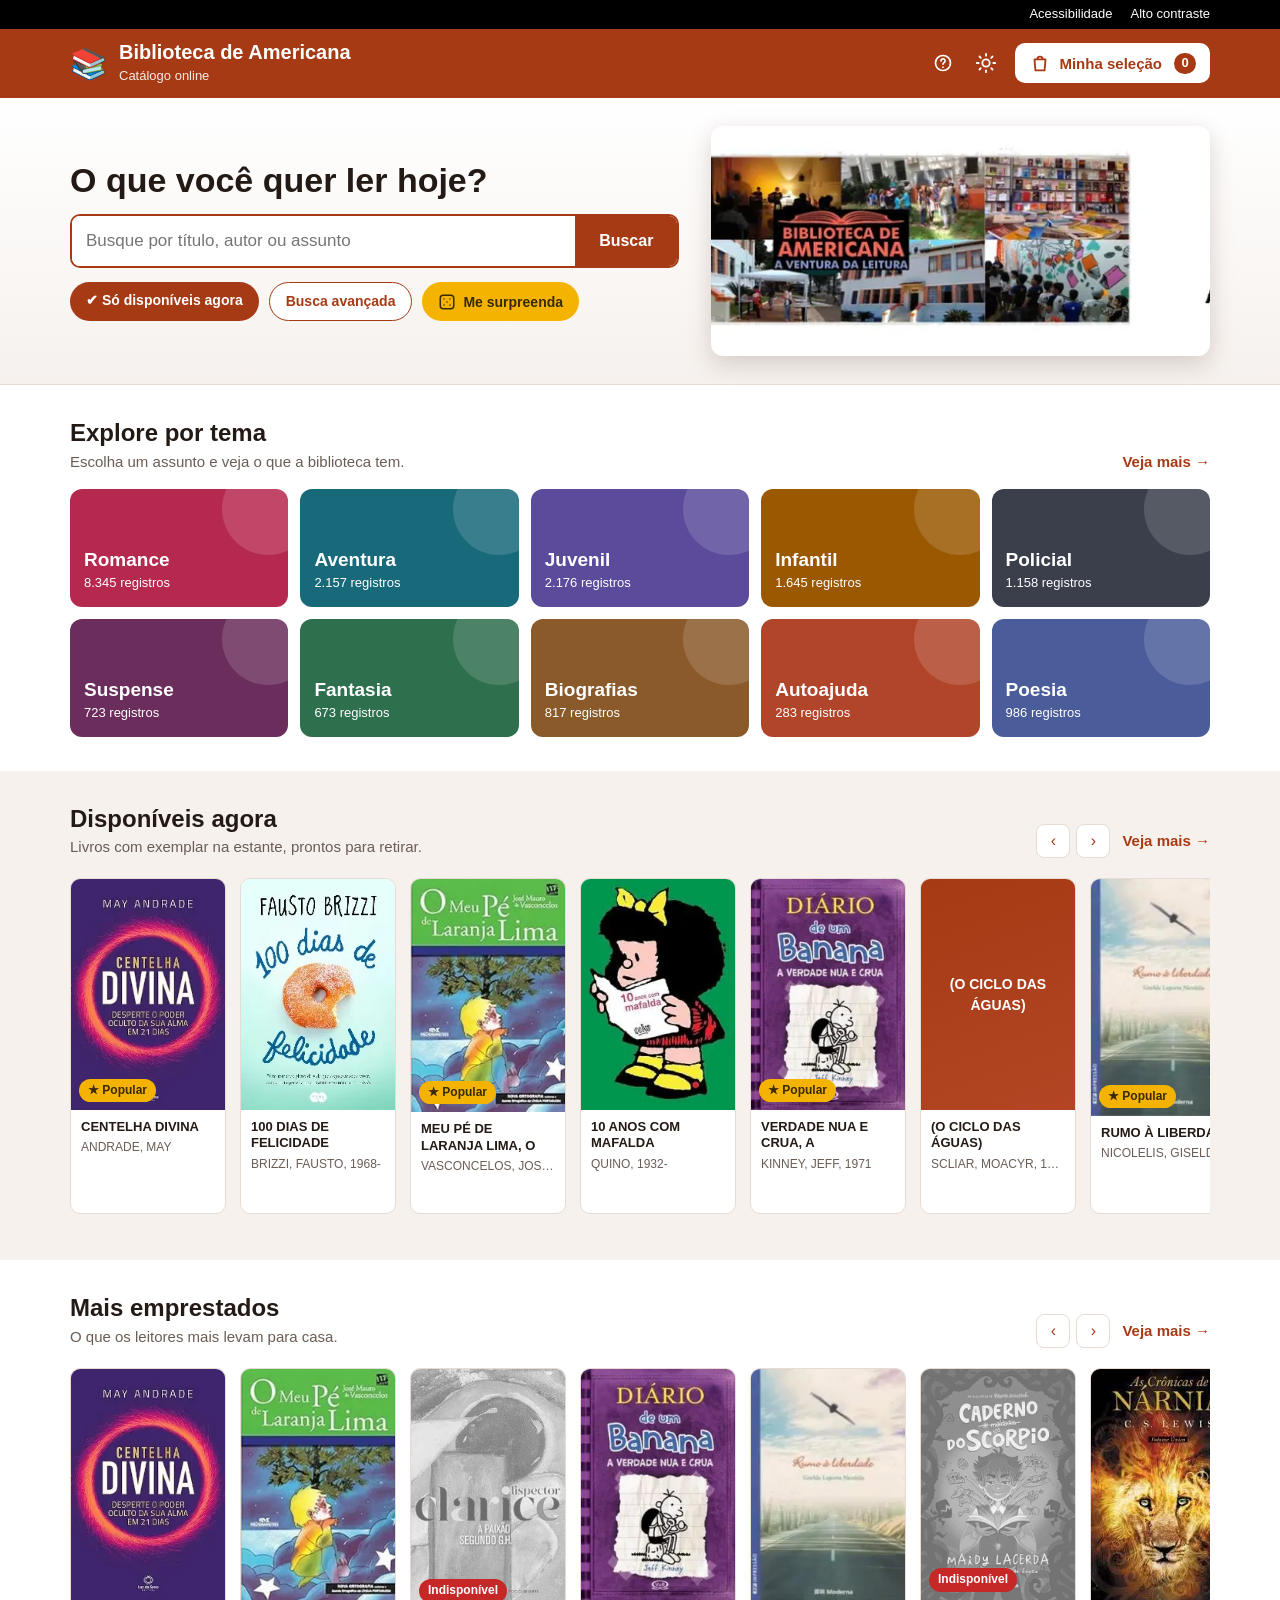
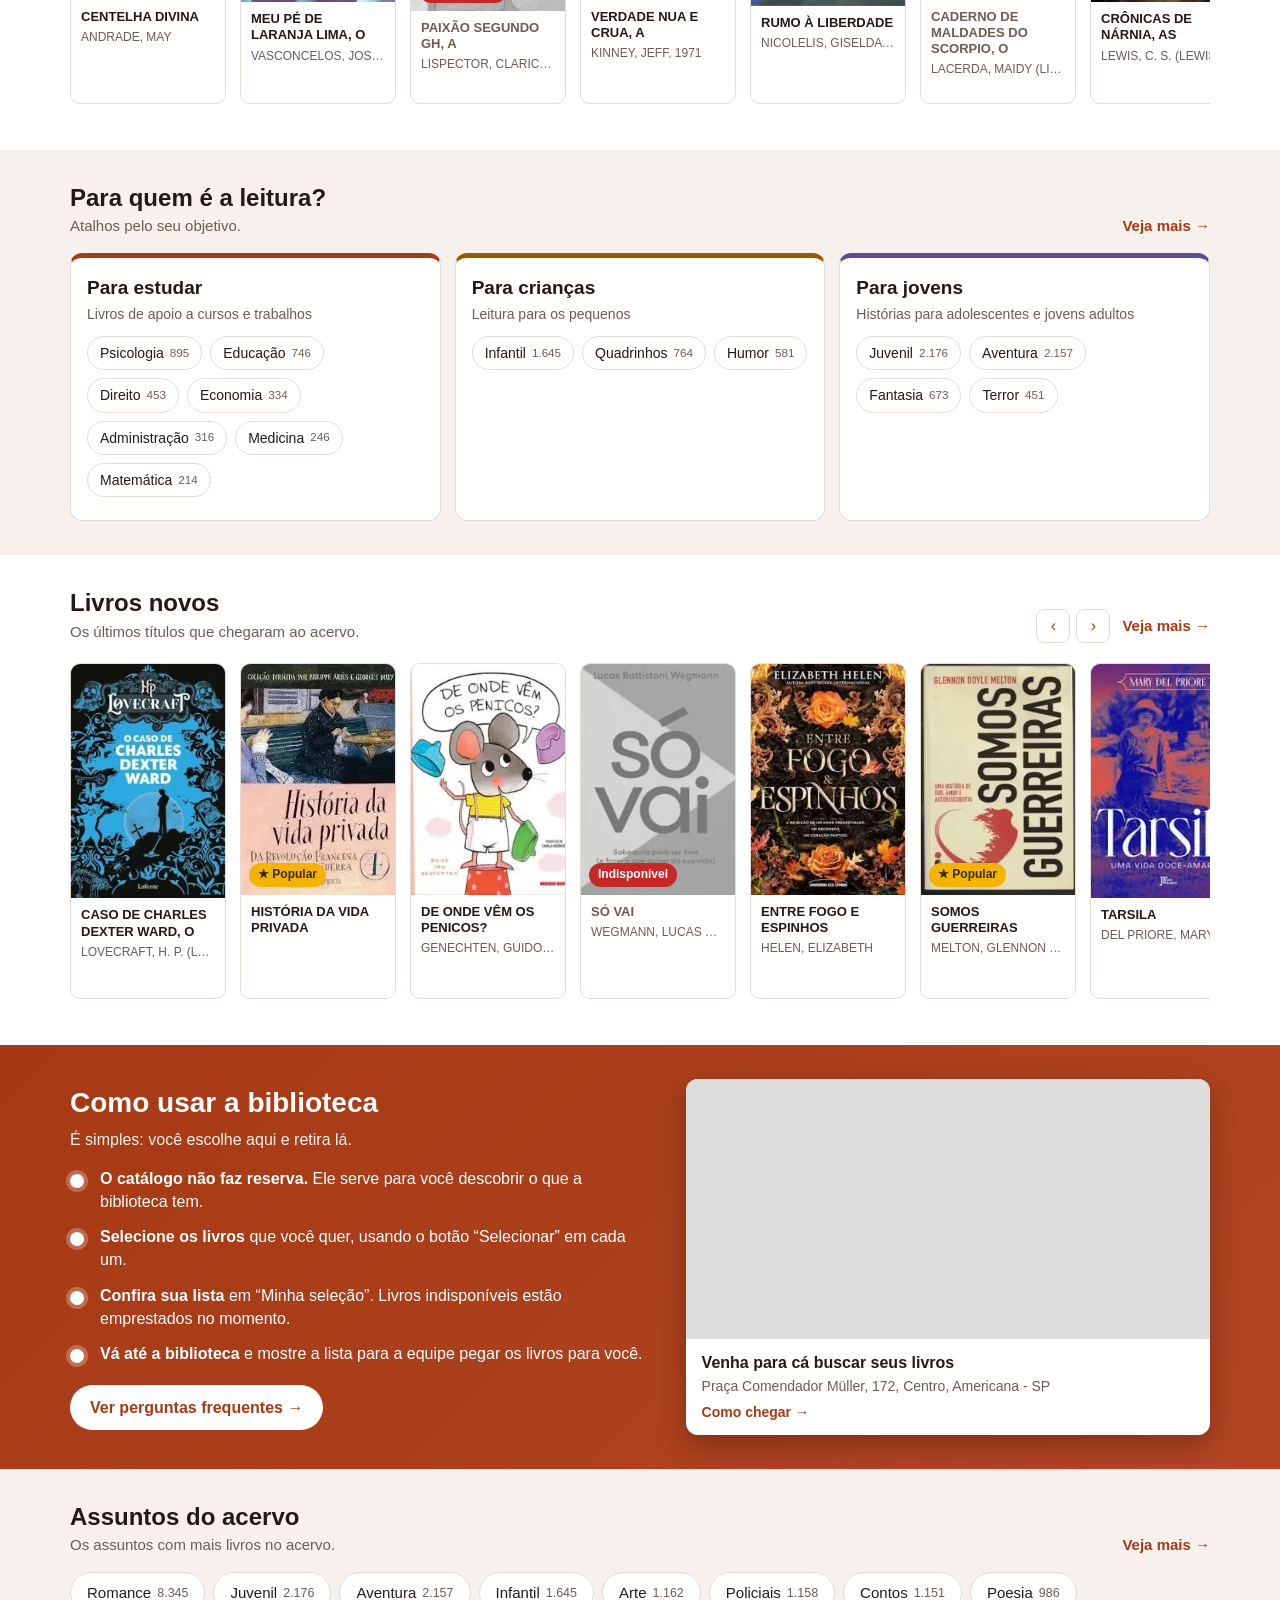
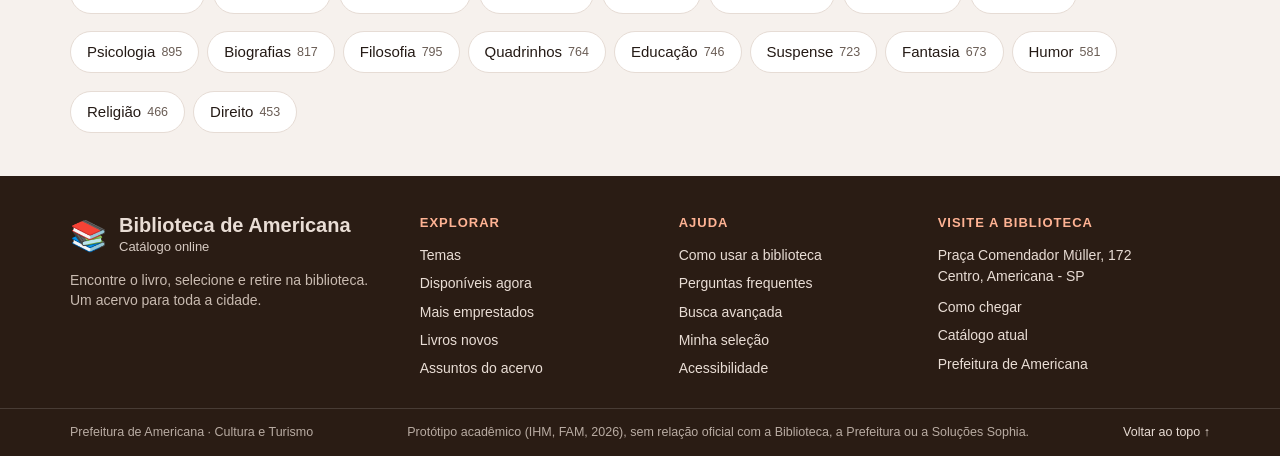
<file: site/index.html>
<!doctype html>
<html lang="pt-BR">
<head>
<meta charset="utf-8">
<meta name="viewport" content="width=device-width, initial-scale=1">
<title>Biblioteca de Americana · Catálogo online</title>
<meta name="description" content="Protótipo acadêmico de redesign do catálogo online da Biblioteca de Americana. Não oficial.">
<script>(function(){var t=null;try{t=localStorage.getItem('theme')}catch(e){}if(!t)t='light';var m=location.search.match(/theme=(dark|light)/);if(m)t=m[1];document.documentElement.setAttribute('data-theme',t)})()</script>
<link rel="icon" href="data:image/svg+xml,%3Csvg xmlns=%27http://www.w3.org/2000/svg%27 viewBox=%270 0 100 100%27%3E%3Crect width=%27100%27 height=%27100%27 rx=%2722%27 fill=%27%23A63A14%27/%3E%3Ctext x=%2750%27 y=%2766%27 font-size=%2760%27 text-anchor=%27middle%27%3E%F0%9F%93%9A%3C/text%3E%3C/svg%3E">
<link rel="stylesheet" href="css/style.css">
</head>
<body id="top">
<div class="topbar"><div class="wrap"><a href="#">Acessibilidade</a><a href="#">Alto contraste</a></div></div>

<header class="head">
  <div class="wrap head-in">
    <a class="brand" href="index.html">
      <span class="brand-mark" aria-hidden="true">📚</span>
      <span><strong>Biblioteca de Americana</strong><small>Catálogo online</small></span>
    </a>
    <div class="head-r">
    <button type="button" class="hbtn" id="help" aria-haspopup="dialog" aria-label="Ajuda e perguntas frequentes" title="Ajuda">
      <svg viewBox="0 0 24 24" width="20" height="20" aria-hidden="true" fill="none" stroke="currentColor" stroke-width="2" stroke-linecap="round" stroke-linejoin="round"><circle cx="12" cy="12" r="9"/><path d="M9.5 9.5a2.5 2.5 0 1 1 3.6 2.2c-.7.4-1.1.9-1.1 1.8"/><path d="M12 17h.01"/></svg>
    </button>
    <button type="button" class="theme" id="theme" aria-label="Alternar entre tema claro e escuro" title="Alternar tema claro/escuro">
      <svg class="sun" viewBox="0 0 24 24" width="22" height="22" aria-hidden="true" fill="none" stroke="currentColor" stroke-width="2" stroke-linecap="round"><circle cx="12" cy="12" r="4"/><path d="M12 2v2M12 20v2M4.9 4.9l1.4 1.4M17.7 17.7l1.4 1.4M2 12h2M20 12h2M4.9 19.1l1.4-1.4M17.7 6.3l1.4-1.4"/></svg>
      <svg class="moon" viewBox="0 0 24 24" width="22" height="22" aria-hidden="true" fill="none" stroke="currentColor" stroke-width="2" stroke-linecap="round" stroke-linejoin="round"><path d="M21 12.8A9 9 0 1 1 11.2 3a7 7 0 0 0 9.8 9.8z"/></svg>
    </button>
    <a class="sel" href="#">
      <svg viewBox="0 0 24 24" width="22" height="22" aria-hidden="true" fill="none" stroke="currentColor" stroke-width="2" stroke-linecap="round" stroke-linejoin="round"><path d="M6 8h12l-1 12H7L6 8z"/><path d="M9 8a3 3 0 0 1 6 0"/></svg>
      <span>Minha seleção</span><span class="count" id="cart">0</span><span class="sr"> livros</span></a></div>
  </div>
</header>

<section class="hero">
  <div class="wrap hero-in">
    <div class="hero-text">
      <h1>O que você quer ler hoje?</h1>
      <form class="search" role="search" id="search">
        <label class="sr" for="q">Buscar no catálogo</label>
        <input id="q" type="search" placeholder="Busque por título, autor ou assunto">
        <button type="submit">Buscar</button>
      </form>
      <p class="hero-links"><a href="resultados.html?q=romance&amp;disp=1" class="pill">✔ Só disponíveis agora</a><a href="#" class="pill ghost">Busca avançada</a><button type="button" class="pill surprise" id="surprise"><svg viewBox="0 0 24 24" width="18" height="18" aria-hidden="true" fill="none" stroke="currentColor" stroke-width="2" stroke-linecap="round" stroke-linejoin="round"><rect x="3" y="3" width="18" height="18" rx="4"/><path d="M8 8h.01M16 8h.01M12 12h.01M8 16h.01M16 16h.01"/></svg> Me surpreenda</button></p>
    </div>
    <img class="hero-img" src="assets/banner.webp" width="900" height="234" fetchpriority="high" alt="Montagem de fotos da Biblioteca de Americana: estantes, leitores e a fachada, com o lema A ventura da leitura">
  </div>
</section>

<main>
  <section class="sec" id="temas" aria-labelledby="h-temas">
    <div class="wrap">
      <div class="sec-h"><div><h2 id="h-temas">Explore por tema</h2><p>Escolha um assunto e veja o que a biblioteca tem.</p></div><div class="sec-r"><a class="more" href="#" data-say="Aqui abriria a lista completa de “Explore por tema”.">Veja mais <span aria-hidden="true">→</span></a></div></div>
      <ul class="tiles" id="tiles"></ul>
    </div>
  </section>
  <section class="sec alt" id="disp" aria-labelledby="h-disp">
    <div class="wrap">
      <div class="sec-h"><div><h2 id="h-disp">Disponíveis agora</h2><p>Livros com exemplar na estante, prontos para retirar.</p></div><div class="sec-r"><div class="shelf-ctl"><button type="button" data-d="-1" data-r="disp" aria-label="Anterior">‹</button><button type="button" data-d="1" data-r="disp" aria-label="Próximo">›</button></div><a class="more" href="#" data-say="Aqui abriria a lista completa de “Disponíveis agora”.">Veja mais <span aria-hidden="true">→</span></a></div></div>
      <div class="rail" id="rail-disp"></div>
    </div>
  </section>
  <section class="sec" id="emp" aria-labelledby="h-emp">
    <div class="wrap">
      <div class="sec-h"><div><h2 id="h-emp">Mais emprestados</h2><p>O que os leitores mais levam para casa.</p></div><div class="sec-r"><div class="shelf-ctl"><button type="button" data-d="-1" data-r="emp" aria-label="Anterior">‹</button><button type="button" data-d="1" data-r="emp" aria-label="Próximo">›</button></div><a class="more" href="#" data-say="Aqui abriria a lista completa de “Mais emprestados”.">Veja mais <span aria-hidden="true">→</span></a></div></div>
      <div class="rail" id="rail-emp"></div>
    </div>
  </section>
  <section class="sec alt" id="perfis" aria-labelledby="h-perfis">
    <div class="wrap">
      <div class="sec-h"><div><h2 id="h-perfis">Para quem é a leitura?</h2><p>Atalhos pelo seu objetivo.</p></div><div class="sec-r"><a class="more" href="#" data-say="Aqui abriria a lista completa de “Para quem é a leitura?”.">Veja mais <span aria-hidden="true">→</span></a></div></div>
      <div class="profiles" id="profiles"></div>
    </div>
  </section>
  <section class="sec" id="novos" aria-labelledby="h-novos">
    <div class="wrap">
      <div class="sec-h"><div><h2 id="h-novos">Livros novos</h2><p>Os últimos títulos que chegaram ao acervo.</p></div><div class="sec-r"><div class="shelf-ctl"><button type="button" data-d="-1" data-r="novos" aria-label="Anterior">‹</button><button type="button" data-d="1" data-r="novos" aria-label="Próximo">›</button></div><a class="more" href="#" data-say="Aqui abriria a lista completa de “Livros novos”.">Veja mais <span aria-hidden="true">→</span></a></div></div>
      <div class="rail" id="rail-novos"></div>
    </div>
  </section>
  <section class="sec how" id="como" aria-labelledby="h-como">
    <div class="wrap how-in">
      <div class="how-text">
        <h2 id="h-como">Como usar a biblioteca</h2>
        <p class="how-sub">É simples: você escolhe aqui e retira lá.</p>
        <ul class="steps">
          <li><b>O catálogo não faz reserva.</b> Ele serve para você descobrir o que a biblioteca tem.</li>
          <li><b>Selecione os livros</b> que você quer, usando o botão “Selecionar” em cada um.</li>
          <li><b>Confira sua lista</b> em “Minha seleção”. Livros indisponíveis estão emprestados no momento.</li>
          <li><b>Vá até a biblioteca</b> e mostre a lista para a equipe pegar os livros para você.</li>
        </ul>
        <a class="how-btn" href="#" id="how-faq">Ver perguntas frequentes <span aria-hidden="true">→</span></a>
      </div>
      <figure class="map">
        <iframe title="Mapa com a localização da Biblioteca de Americana" loading="lazy" referrerpolicy="no-referrer-when-downgrade" src="https://maps.google.com/maps?q=Praça%20Comendador%20Müller,%20172,%20Centro,%20Americana%20-%20SP&amp;z=16&amp;output=embed"></iframe>
        <figcaption><strong>Venha para cá buscar seus livros</strong><span>Praça Comendador Müller, 172, Centro, Americana - SP</span><a href="https://www.google.com/maps/dir/?api=1&amp;destination=Praça%20Comendador%20Müller,%20172,%20Centro,%20Americana%20-%20SP" target="_blank" rel="noopener">Como chegar →</a></figcaption>
      </figure>
    </div>
  </section>

  <section class="sec alt" id="assuntos" aria-labelledby="h-assuntos">
    <div class="wrap">
      <div class="sec-h"><div><h2 id="h-assuntos">Assuntos do acervo</h2><p>Os assuntos com mais livros no acervo.</p></div><div class="sec-r"><a class="more" href="#" data-say="Aqui abriria a lista completa de “Assuntos do acervo”.">Veja mais <span aria-hidden="true">→</span></a></div></div>
      <ul class="chips topics" id="topics"></ul>
    </div>
  </section>
</main>

<footer class="foot">
  <div class="wrap foot-grid">
    <div class="foot-brand">
      <a class="brand" href="index.html"><span class="brand-mark" aria-hidden="true">📚</span><span><strong>Biblioteca de Americana</strong><small>Catálogo online</small></span></a>
      <p>Encontre o livro, selecione e retire na biblioteca. Um acervo para toda a cidade.</p>
    </div>
    <nav aria-label="Explorar"><h2>Explorar</h2><ul>
      <li><a href="#temas">Temas</a></li><li><a href="#disp">Disponíveis agora</a></li><li><a href="#emp">Mais emprestados</a></li><li><a href="#novos">Livros novos</a></li><li><a href="#assuntos">Assuntos do acervo</a></li></ul></nav>
    <nav aria-label="Ajuda"><h2>Ajuda</h2><ul>
      <li><a href="#como">Como usar a biblioteca</a></li><li><a href="#" data-faq>Perguntas frequentes</a></li><li><a href="#">Busca avançada</a></li><li><a href="#">Minha seleção</a></li><li><a href="#">Acessibilidade</a></li></ul></nav>
    <div><h2>Visite a biblioteca</h2>
      <address>Praça Comendador Müller, 172<br>Centro, Americana - SP</address>
      <ul><li><a href="https://www.google.com/maps/dir/?api=1&amp;destination=Pra%C3%A7a%20Comendador%20M%C3%BCller%2C%20172%2C%20Centro%2C%20Americana%20-%20SP" target="_blank" rel="noopener">Como chegar</a></li>
      <li><a href="https://biblioteca.sophia.com.br/terminal/3695" target="_blank" rel="noopener">Catálogo atual</a></li>
      <li><a href="https://americana.sp.gov.br" target="_blank" rel="noopener">Prefeitura de Americana</a></li></ul></div>
  </div>
  <div class="foot-bar"><div class="wrap">
    <span>Prefeitura de Americana · Cultura e Turismo</span>
    <span>Protótipo acadêmico (IHM, FAM, 2026), sem relação oficial com a Biblioteca, a Prefeitura ou a Soluções Sophia.</span>
    <a href="#top">Voltar ao topo ↑</a>
  </div></div>
</footer>


<dialog id="faq" aria-labelledby="faq-t">
  <div class="faq-h"><h2 id="faq-t">Ajuda e perguntas frequentes</h2><button type="button" class="faq-x" id="faq-x" aria-label="Fechar">✕</button></div>
  <details open><summary>Como encontro um livro?</summary><p>Digite o título, o autor ou o assunto na busca do topo. Para explorar sem saber o que procura, use os temas, os atalhos “Para quem é a leitura?” ou as bolhas de assuntos.</p></details>
  <details><summary>O que significa “Indisponível”?</summary><p>O livro existe no acervo, mas todos os exemplares estão emprestados no momento. Livros sem chip têm exemplar na estante.</p></details>
  <details><summary>Como vejo só o que posso retirar hoje?</summary><p>Use o botão “Só disponíveis agora” ao lado da busca ou a seção “Disponíveis agora” da página inicial.</p></details>
  <details><summary>O catálogo faz reserva?</summary><p>Não. Em “Minha seleção” você junta os livros que quer e mostra a lista na biblioteca. A retirada é feita lá.</p></details>
  <details><summary>O que quer dizer “Popular”?</summary><p>Livros que muitos leitores levam para casa.</p></details>
  <p class="faq-f">Outras dúvidas? Procure a equipe da biblioteca.</p>
</dialog>
<div class="toast" id="toast" role="status" aria-live="polite"></div>
<script src="js/data.js"></script>
<script src="js/common.js"></script>
<script src="js/app.js"></script>
</body>
</html>
</file>
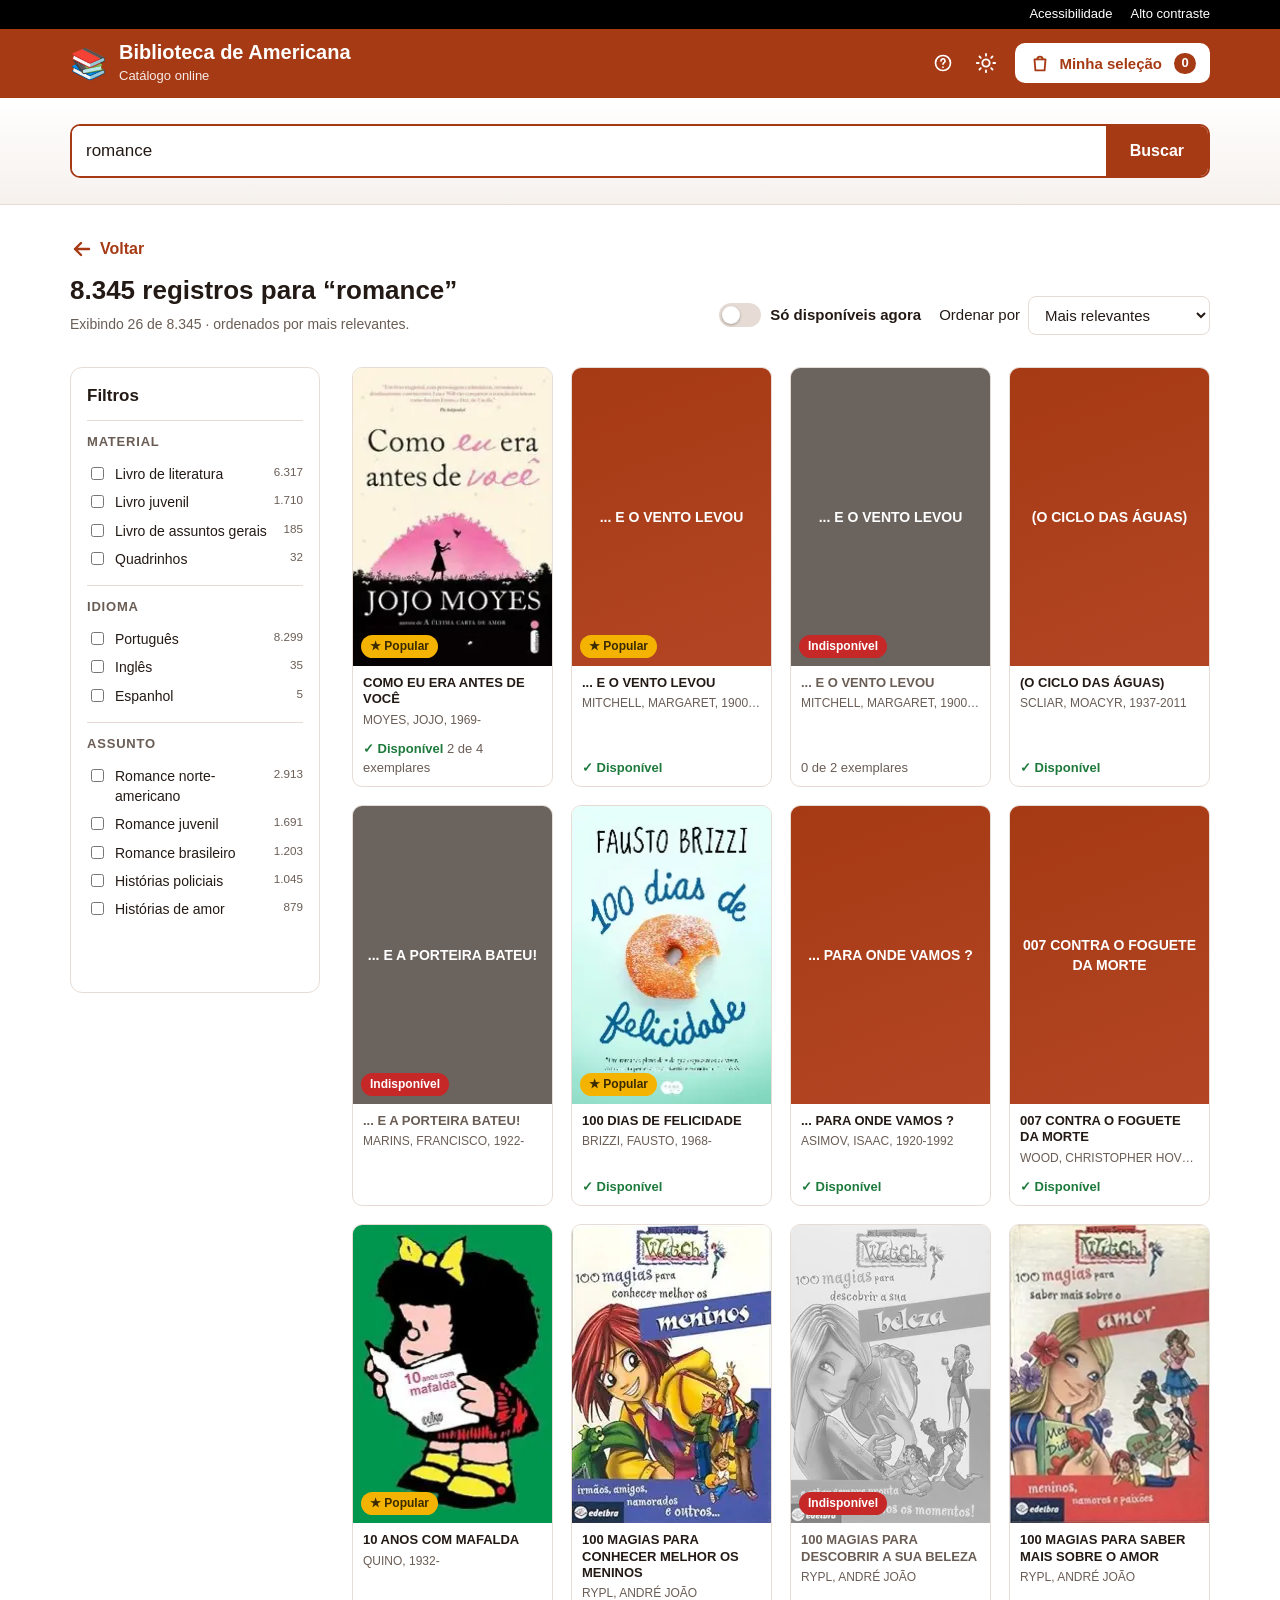
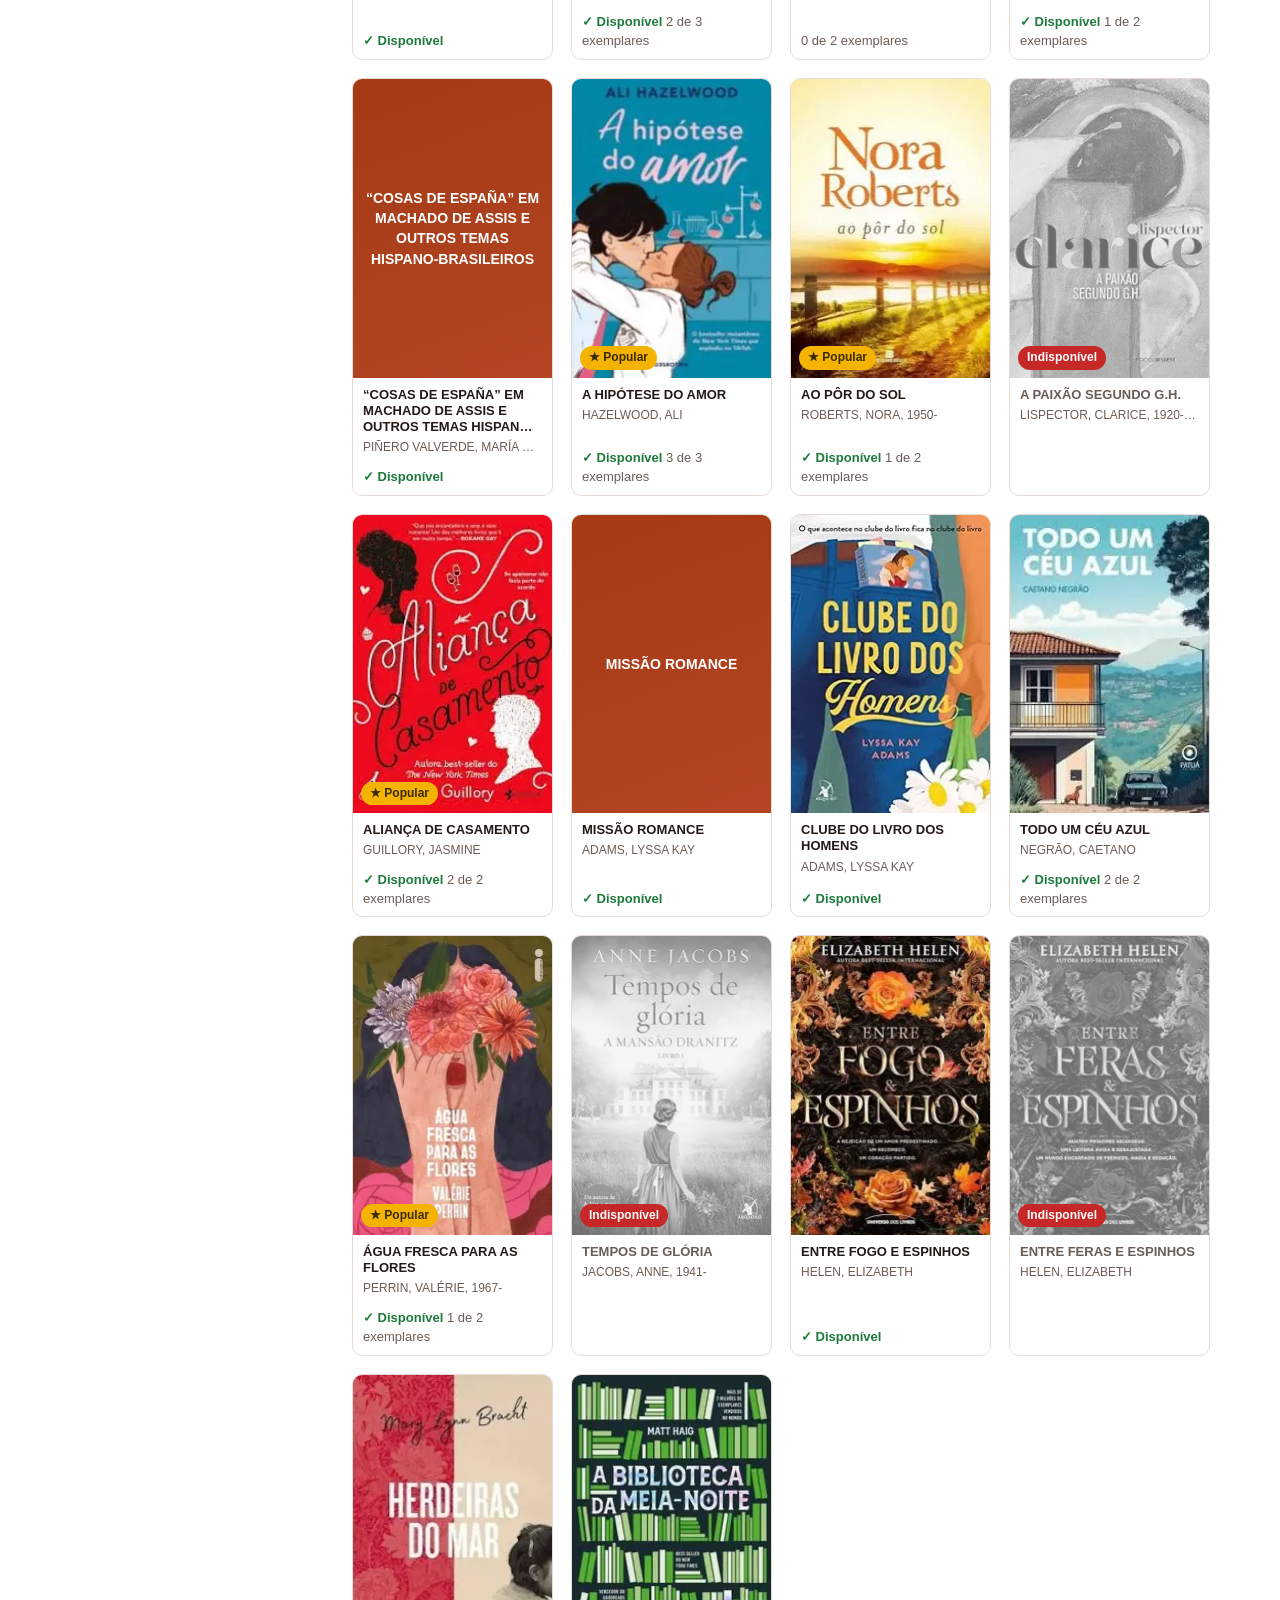
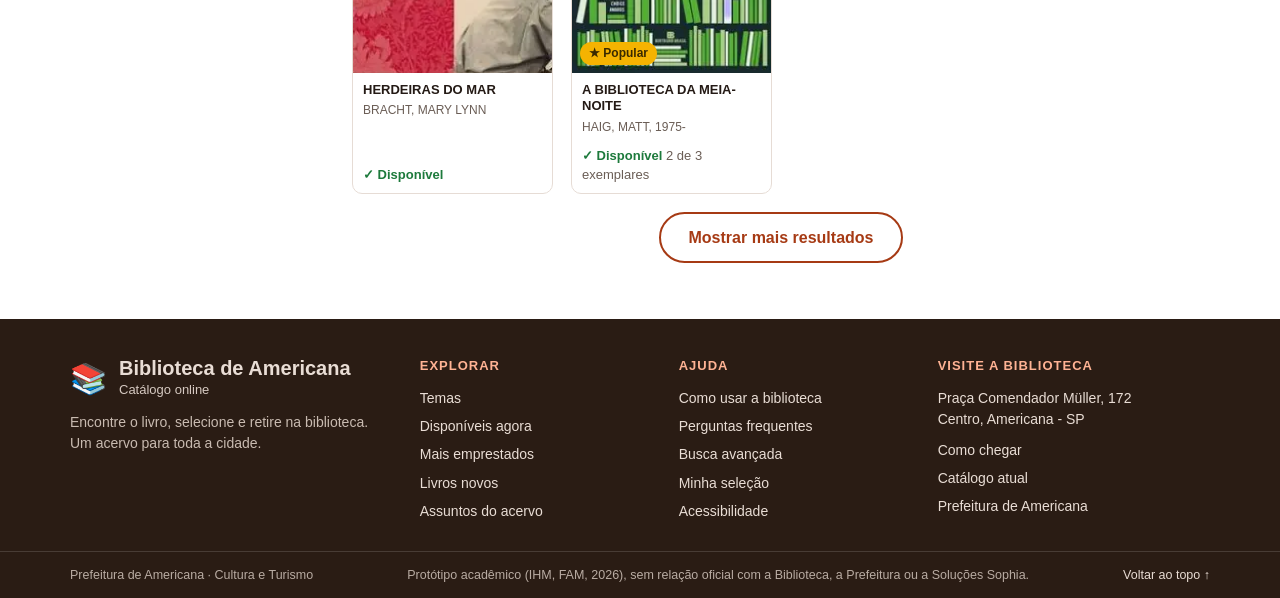
<file: site/resultados.html>
<!doctype html>
<html lang="pt-BR">
<head>
<meta charset="utf-8">
<meta name="viewport" content="width=device-width, initial-scale=1">
<title>romance · Resultados · Biblioteca de Americana</title>
<meta name="description" content="Protótipo acadêmico de redesign do catálogo online da Biblioteca de Americana. Não oficial.">
<script>(function(){var t=null;try{t=localStorage.getItem('theme')}catch(e){}if(!t)t='light';var m=location.search.match(/theme=(dark|light)/);if(m)t=m[1];document.documentElement.setAttribute('data-theme',t)})()</script>
<link rel="icon" href="data:image/svg+xml,%3Csvg xmlns=%27http://www.w3.org/2000/svg%27 viewBox=%270 0 100 100%27%3E%3Crect width=%27100%27 height=%27100%27 rx=%2722%27 fill=%27%23A63A14%27/%3E%3Ctext x=%2750%27 y=%2766%27 font-size=%2760%27 text-anchor=%27middle%27%3E%F0%9F%93%9A%3C/text%3E%3C/svg%3E">
<link rel="stylesheet" href="css/style.css">
</head>
<body id="top">
<div class="topbar"><div class="wrap"><a href="#">Acessibilidade</a><a href="#">Alto contraste</a></div></div>

<header class="head">
  <div class="wrap head-in">
    <a class="brand" href="index.html">
      <span class="brand-mark" aria-hidden="true">📚</span>
      <span><strong>Biblioteca de Americana</strong><small>Catálogo online</small></span>
    </a>
    <div class="head-r">
    <button type="button" class="hbtn" id="help" aria-haspopup="dialog" aria-label="Ajuda e perguntas frequentes" title="Ajuda">
      <svg viewBox="0 0 24 24" width="20" height="20" aria-hidden="true" fill="none" stroke="currentColor" stroke-width="2" stroke-linecap="round" stroke-linejoin="round"><circle cx="12" cy="12" r="9"/><path d="M9.5 9.5a2.5 2.5 0 1 1 3.6 2.2c-.7.4-1.1.9-1.1 1.8"/><path d="M12 17h.01"/></svg>
    </button>
    <button type="button" class="theme" id="theme" aria-label="Alternar entre tema claro e escuro" title="Alternar tema claro/escuro">
      <svg class="sun" viewBox="0 0 24 24" width="22" height="22" aria-hidden="true" fill="none" stroke="currentColor" stroke-width="2" stroke-linecap="round"><circle cx="12" cy="12" r="4"/><path d="M12 2v2M12 20v2M4.9 4.9l1.4 1.4M17.7 17.7l1.4 1.4M2 12h2M20 12h2M4.9 19.1l1.4-1.4M17.7 6.3l1.4-1.4"/></svg>
      <svg class="moon" viewBox="0 0 24 24" width="22" height="22" aria-hidden="true" fill="none" stroke="currentColor" stroke-width="2" stroke-linecap="round" stroke-linejoin="round"><path d="M21 12.8A9 9 0 1 1 11.2 3a7 7 0 0 0 9.8 9.8z"/></svg>
    </button>
    <a class="sel" href="#">
      <svg viewBox="0 0 24 24" width="22" height="22" aria-hidden="true" fill="none" stroke="currentColor" stroke-width="2" stroke-linecap="round" stroke-linejoin="round"><path d="M6 8h12l-1 12H7L6 8z"/><path d="M9 8a3 3 0 0 1 6 0"/></svg>
      <span>Minha seleção</span><span class="count" id="cart">0</span><span class="sr"> livros</span></a></div>
  </div>
</header>

<section class="rs-search"><div class="wrap">
  <form class="search" role="search" id="search"><label class="sr" for="q">Buscar no catálogo</label>
    <input id="q" type="search" value="romance" placeholder="Busque por título, autor ou assunto"><button type="submit">Buscar</button></form>
</div></section>

<main class="wrap rs">
  <a class="back" href="index.html"><svg viewBox="0 0 24 24" width="24" height="24" aria-hidden="true" fill="none" stroke="currentColor" stroke-width="2.4" stroke-linecap="round" stroke-linejoin="round"><path d="M19 12H5M11 6l-6 6 6 6"/></svg> Voltar</a>
  <div class="rs-head">
    <div><h1><span id="count">8.345</span> registros para “romance”</h1><p id="sub" class="rs-sub" aria-live="polite"></p></div>
    <div class="rs-ctl">
      <label class="switch"><input type="checkbox" id="onlyAvail"><span class="track" aria-hidden="true"></span><span>Só disponíveis agora</span></label>
      <label class="sortl" for="sort"><span>Ordenar por</span>
        <select id="sort"><option value="rel">Mais relevantes</option><option value="disp">Disponíveis primeiro</option><option value="emp">Mais emprestados</option><option value="ano">Mais recentes</option><option value="tit">Título (A–Z)</option></select></label>
    </div>
  </div>
  <div class="rs-body">
    <details class="filters" id="filters" open><summary>Filtros</summary><div id="facets"></div></details>
    <section aria-label="Lista de resultados">
      <ul class="results" id="list"></ul>
      <p class="rs-empty" id="empty" hidden>Nenhum livro disponível nesta página. Desmarque “Só disponíveis agora” para ver todos.</p>
      <button type="button" class="more-btn" id="more">Mostrar mais resultados</button>
    </section>
  </div>
</main>

<footer class="foot">
  <div class="wrap foot-grid">
    <div class="foot-brand">
      <a class="brand" href="index.html"><span class="brand-mark" aria-hidden="true">📚</span><span><strong>Biblioteca de Americana</strong><small>Catálogo online</small></span></a>
      <p>Encontre o livro, selecione e retire na biblioteca. Um acervo para toda a cidade.</p>
    </div>
    <nav aria-label="Explorar"><h2>Explorar</h2><ul>
      <li><a href="index.html#temas">Temas</a></li><li><a href="index.html#disp">Disponíveis agora</a></li><li><a href="index.html#emp">Mais emprestados</a></li><li><a href="index.html#novos">Livros novos</a></li><li><a href="index.html#assuntos">Assuntos do acervo</a></li></ul></nav>
    <nav aria-label="Ajuda"><h2>Ajuda</h2><ul>
      <li><a href="index.html#como">Como usar a biblioteca</a></li><li><a href="#" data-faq>Perguntas frequentes</a></li><li><a href="#">Busca avançada</a></li><li><a href="#">Minha seleção</a></li><li><a href="#">Acessibilidade</a></li></ul></nav>
    <div><h2>Visite a biblioteca</h2>
      <address>Praça Comendador Müller, 172<br>Centro, Americana - SP</address>
      <ul><li><a href="https://www.google.com/maps/dir/?api=1&amp;destination=Pra%C3%A7a%20Comendador%20M%C3%BCller%2C%20172%2C%20Centro%2C%20Americana%20-%20SP" target="_blank" rel="noopener">Como chegar</a></li>
      <li><a href="https://biblioteca.sophia.com.br/terminal/3695" target="_blank" rel="noopener">Catálogo atual</a></li>
      <li><a href="https://americana.sp.gov.br" target="_blank" rel="noopener">Prefeitura de Americana</a></li></ul></div>
  </div>
  <div class="foot-bar"><div class="wrap">
    <span>Prefeitura de Americana · Cultura e Turismo</span>
    <span>Protótipo acadêmico (IHM, FAM, 2026), sem relação oficial com a Biblioteca, a Prefeitura ou a Soluções Sophia.</span>
    <a href="#top">Voltar ao topo ↑</a>
  </div></div>
</footer>


<dialog id="faq" aria-labelledby="faq-t">
  <div class="faq-h"><h2 id="faq-t">Ajuda e perguntas frequentes</h2><button type="button" class="faq-x" id="faq-x" aria-label="Fechar">✕</button></div>
  <details open><summary>Como encontro um livro?</summary><p>Digite o título, o autor ou o assunto na busca do topo. Para explorar sem saber o que procura, use os temas, os atalhos “Para quem é a leitura?” ou as bolhas de assuntos.</p></details>
  <details><summary>O que significa “Indisponível”?</summary><p>O livro existe no acervo, mas todos os exemplares estão emprestados no momento. Livros sem chip têm exemplar na estante.</p></details>
  <details><summary>Como vejo só o que posso retirar hoje?</summary><p>Use o botão “Só disponíveis agora” ao lado da busca ou a seção “Disponíveis agora” da página inicial.</p></details>
  <details><summary>O catálogo faz reserva?</summary><p>Não. Em “Minha seleção” você junta os livros que quer e mostra a lista na biblioteca. A retirada é feita lá.</p></details>
  <details><summary>O que quer dizer “Popular”?</summary><p>Livros que muitos leitores levam para casa.</p></details>
  <p class="faq-f">Outras dúvidas? Procure a equipe da biblioteca.</p>
</dialog>
<div class="toast" id="toast" role="status" aria-live="polite"></div>
<script src="js/results-data.js"></script>
<script src="js/common.js"></script>
<script src="js/results.js"></script>
</body>
</html>
</file>
<file: site/css/style.css>
:root{--brand:#A63A14;--brand-d:#7F2A0C;--ink:#241a15;--muted:#6a5d55;--bg:#fff;--alt:#f6f1ed;--line:#e6dcd5;--card:#fff;--field:#faf7f4;--link:#A63A14;--cover:#eee;--radius:12px;color-scheme:light}
:root[data-theme=dark]{--ink:#f1e8e2;--muted:#b9aca3;--bg:#17110e;--alt:#211814;--line:#3b2f28;--card:#2a2019;--field:#33271f;--link:#ff9d78;--cover:#3a2f28;color-scheme:dark}
*{box-sizing:border-box}html{scroll-behavior:smooth}
body{margin:0;font-family:Arial,"Liberation Sans",Helvetica,sans-serif;color:var(--ink);background:var(--bg);line-height:1.45}
a{color:var(--link)}img{max-width:100%;display:block}
.wrap{max-width:1180px;margin:0 auto;padding:0 20px}
.sr{position:absolute;width:1px;height:1px;overflow:hidden;clip:rect(0 0 0 0)}
.topbar{background:#000;font-size:13px}.topbar .wrap{display:flex;justify-content:flex-end;gap:18px;padding-top:5px;padding-bottom:5px}.topbar a{color:#fff;text-decoration:none}
.head{background:var(--brand);color:#fff}.head-in{display:flex;align-items:center;justify-content:space-between;gap:16px;padding-top:12px;padding-bottom:12px;flex-wrap:wrap}
.brand{display:flex;align-items:center;gap:12px;color:#fff;text-decoration:none}.brand-mark{font-size:30px}
.brand strong{display:block;font-size:20px;line-height:1.1}.brand small{font-size:13px;opacity:.9}
.count{display:inline-block;min-width:22px;text-align:center;background:var(--brand);color:#fff;border-radius:11px;padding:1px 6px;font-size:13px;margin-left:4px}
.hero{background:linear-gradient(180deg,var(--bg),var(--alt));border-bottom:1px solid var(--line)}
.hero-in{display:grid;grid-template-columns:1.1fr .9fr;gap:32px;align-items:center;padding-top:28px;padding-bottom:28px}
h1{font-size:34px;margin:0 0 14px;line-height:1.15}
.search{display:flex;gap:0;border:2px solid var(--brand);border-radius:10px;overflow:hidden;background:var(--card)}
.search input{flex:1;background:var(--card);color:var(--ink);border:0;padding:15px 14px;font-size:17px;min-width:0;outline:none}
.search button{border:0;background:var(--brand);color:#fff;font-weight:bold;font-size:16px;padding:0 24px;cursor:pointer}
.search button:hover{background:var(--brand-d)}
.hero-links{display:flex;gap:10px;flex-wrap:wrap;margin:14px 0 0}
.pill{display:inline-block;border:0;font-family:inherit;cursor:pointer;background:var(--brand);color:#fff;text-decoration:none;padding:8px 16px;border-radius:999px;font-size:14px;font-weight:bold}
.pill.ghost{background:var(--card);color:var(--link);border:1px solid var(--link)}
.hero-img{border-radius:var(--radius);box-shadow:0 8px 24px rgba(60,30,15,.18);max-height:230px;width:100%;object-fit:cover}
.sec{padding:34px 0}.sec.alt{background:var(--alt)}
.sec-h{display:flex;align-items:flex-end;justify-content:space-between;gap:14px;margin-bottom:16px}.sec-h h2{margin:0;font-size:24px;line-height:1.2}.sec-h p{margin:3px 0 0;color:var(--muted);font-size:15px}.sec-r{display:flex;align-items:center;gap:12px;flex-shrink:0}.more{font-weight:bold;font-size:15px;text-decoration:none;white-space:nowrap}.more:hover{text-decoration:underline}
.tiles{list-style:none;margin:0;padding:0;display:grid;grid-template-columns:repeat(5,1fr);gap:12px}
.tile a{display:flex;flex-direction:column;justify-content:flex-end;min-height:118px;padding:14px;border-radius:var(--radius);color:#fff;text-decoration:none;position:relative;overflow:hidden;transition:transform .15s,box-shadow .15s}
.tile a::before{content:"";position:absolute;right:-26px;top:-26px;width:92px;height:92px;border-radius:50%;background:rgba(255,255,255,.14)}
.tile a:hover{transform:translateY(-3px);box-shadow:0 8px 18px rgba(0,0,0,.22)}
.tile b{font-size:19px;position:relative}.tile span{font-size:13px;position:relative}
.profiles{display:grid;grid-template-columns:repeat(3,1fr);gap:14px}
.profile{background:var(--card);border:1px solid var(--line);border-top:5px solid var(--c);border-radius:var(--radius);padding:16px}
.profile h3{margin:0 0 2px;font-size:19px}.profile>p{margin:0 0 12px;color:var(--muted);font-size:14px}
.chips{display:flex;flex-wrap:wrap;gap:8px;list-style:none;margin:0;padding:0}
.chip{display:inline-flex;gap:6px;align-items:center;border:1px solid var(--line);background:var(--card);border-radius:999px;padding:6px 12px;text-decoration:none;color:var(--ink);font-size:14px}
.chip small{color:var(--muted)}.chip:hover{border-color:var(--c);background:var(--alt)}
.shelf-ctl button{border:1px solid var(--line);background:var(--card);border-radius:8px;width:34px;height:34px;cursor:pointer;font-size:16px;color:var(--link)}
.shelf-ctl button:hover{background:var(--alt)}
.rail{display:flex;gap:14px;overflow-x:auto;scroll-snap-type:x proximity;padding:4px 2px 12px;scrollbar-width:none;-ms-overflow-style:none}.rail::-webkit-scrollbar{display:none}
.book{position:relative;flex:0 0 156px;scroll-snap-align:start;text-decoration:none;color:var(--ink);background:var(--card);border:1px solid var(--line);border-radius:10px;overflow:hidden;display:flex;flex-direction:column;transition:box-shadow .15s}
.book:hover{box-shadow:0 6px 16px rgba(60,30,15,.16)}
.cover{aspect-ratio:2/3;background:var(--cover);display:flex;align-items:center;justify-content:center;position:relative}
.cover img{width:100%;height:100%;object-fit:cover}
.cover.ph{background:linear-gradient(160deg,var(--brand),#b34524);color:#fff;padding:12px;text-align:center;font-weight:bold;font-size:14px}
.tags{position:absolute;left:8px;bottom:8px;display:flex;flex-direction:column;align-items:flex-start;gap:4px}.badge{background:#c62828;color:#fff;font-size:12px;font-weight:bold;padding:3px 9px;border-radius:999px}.badge.pop{background:#f5b301;color:#3a2a00}
.info{padding:9px 10px 11px}.info b{display:block;font-size:13px;line-height:1.25;overflow:hidden;display:-webkit-box;-webkit-line-clamp:3;-webkit-box-orient:vertical}
.info small{display:block;color:var(--muted);font-size:12px;margin-top:4px;overflow:hidden;white-space:nowrap;text-overflow:ellipsis}

.toast{position:fixed;left:50%;bottom:22px;transform:translateX(-50%) translateY(30px);background:#2a1c14;color:#fff;padding:12px 18px;border-radius:10px;opacity:0;pointer-events:none;transition:.25s;max-width:92vw;font-size:14px;z-index:9}
.toast.on{opacity:1;transform:translateX(-50%) translateY(0)}
a:focus-visible,button:focus-visible,input:focus-visible,select:focus-visible{outline:3px solid #1a73e8;outline-offset:2px}
@media(max-width:900px){.hero-in{grid-template-columns:1fr}.hero-img{max-height:170px}.tiles{grid-template-columns:repeat(2,1fr)}.profiles{grid-template-columns:1fr}h1{font-size:28px}}
@media(max-width:480px){.search{flex-wrap:wrap}.search input{flex-basis:70%}}

.sel{display:inline-flex;align-items:center;gap:8px;background:var(--card);color:var(--link);font-weight:bold;text-decoration:none;padding:9px 14px;border-radius:10px;font-size:15px}
.sel:hover{background:var(--alt)}.sec-r .shelf-ctl{display:flex;gap:6px}

.cover.off img{filter:grayscale(1);opacity:.55}.cover.off.ph{background:#6b635e;color:#fff}
.book:has(.cover.off) .info b,.book:has(.cover.off) .info small{color:var(--muted)}

.head-r{display:flex;align-items:center;gap:6px}.head-r .sel{margin-left:6px}
.theme{width:34px;height:34px;border-radius:8px;border:0;background:transparent;color:#fff;cursor:pointer;display:inline-flex;align-items:center;justify-content:center}
.theme:hover{background:rgba(255,255,255,.18)}
.hbtn{display:inline-flex;align-items:center;gap:6px;height:34px;padding:0 10px;border:0;border-radius:8px;background:transparent;color:#fff;font:inherit;font-size:15px;cursor:pointer}.hbtn:hover{background:rgba(255,255,255,.18)}.theme .moon{display:none}:root[data-theme=dark] .theme .sun{display:none}:root[data-theme=dark] .theme .moon{display:block}
.hero-img{background:var(--card)}

dialog{border:0;border-radius:14px;padding:0;max-width:560px;width:calc(100% - 32px);background:var(--card);color:var(--ink);box-shadow:0 20px 50px rgba(0,0,0,.4)}
dialog::backdrop{background:rgba(20,10,5,.55)}
.faq-h{display:flex;justify-content:space-between;align-items:center;padding:16px 20px;border-bottom:1px solid var(--line)}.faq-h h2{margin:0;font-size:20px}
.faq-x{border:0;background:transparent;color:var(--ink);font-size:18px;cursor:pointer;width:34px;height:34px;border-radius:8px}.faq-x:hover{background:var(--alt)}
dialog details{padding:12px 20px;border-bottom:1px solid var(--line)}dialog summary{cursor:pointer;font-weight:bold}dialog details p{margin:8px 0 0;color:var(--muted)}
.faq-f{margin:0;padding:14px 20px;font-size:14px;color:var(--muted)}

.how{background:linear-gradient(135deg,var(--brand) 0%,#b34524 100%);color:#fff}
.how a{color:#fff}.how-in{display:grid;grid-template-columns:1.05fr .95fr;gap:36px;align-items:center}
.how h2{margin:0;font-size:28px}.how-sub{margin:4px 0 16px;opacity:.92;font-size:16px}
.steps{margin:0 0 20px;padding:0;list-style:none;display:grid;gap:12px}
.steps li{position:relative;padding-left:30px;font-size:16px}
.steps li::before{content:"";position:absolute;left:0;top:7px;width:14px;height:14px;border-radius:50%;background:#fff;box-shadow:0 0 0 4px rgba(255,255,255,.25)}
.how-btn{display:inline-block;background:#fff;color:var(--brand)!important;font-weight:bold;text-decoration:none;padding:11px 20px;border-radius:999px}
.how-btn:hover{background:var(--alt)}
.map{margin:0;background:var(--card);color:var(--ink);border-radius:var(--radius);overflow:hidden;box-shadow:0 10px 28px rgba(0,0,0,.28)}
.map iframe{display:block;width:100%;height:260px;border:0;background:#ddd}
.map figcaption{padding:12px 16px;display:grid;gap:2px}.map figcaption span{color:var(--muted);font-size:14px}.map figcaption a{color:var(--link)!important;font-weight:bold;text-decoration:none;font-size:14px;margin-top:4px}
@media(max-width:900px){.how-in{grid-template-columns:1fr}}

.pill.surprise{display:inline-flex;align-items:center;gap:7px;background:#f5b301;color:#3a2a00}
.pill.surprise:hover{background:#ffc82e}
.search input::placeholder{transition:opacity .25s}.search input.fade::placeholder{opacity:0}

.foot{background:#2a1c14;color:#e9ddd5;font-size:14px;padding:0}
.foot a{color:#e9ddd5;text-decoration:none}.foot a:hover{color:#fff;text-decoration:underline}
.foot-grid{display:grid;grid-template-columns:1.4fr 1fr 1fr 1.2fr;gap:32px;padding-top:38px;padding-bottom:30px}
.foot h2{margin:0 0 12px;font-size:13px;text-transform:uppercase;letter-spacing:1px;color:#ffb394}
.foot ul{list-style:none;margin:0;padding:0;display:grid;gap:8px}
.foot address{font-style:normal;line-height:1.5;margin-bottom:10px}
.foot-brand p{margin:12px 0 0;color:#c9bbb1;max-width:300px}
.foot-bar{border-top:1px solid rgba(255,255,255,.14);padding:14px 0;font-size:12.5px;color:#b9aca3}
.foot-bar .wrap{display:flex;justify-content:space-between;gap:10px 24px;flex-wrap:wrap}
@media(max-width:900px){.foot-grid{grid-template-columns:1fr 1fr}}
@media(max-width:520px){.foot-grid{grid-template-columns:1fr}}

.topics .chip{font-size:15px;padding:9px 16px}

/* ---- resultados ---- */
.rs-search{background:linear-gradient(180deg,var(--bg),var(--alt));border-bottom:1px solid var(--line);padding:26px 0}
.rs{padding-top:26px;padding-bottom:56px}
.rs-head{display:flex;justify-content:space-between;align-items:flex-end;gap:20px 24px;flex-wrap:wrap;margin-bottom:32px}
.rs-head h1{font-size:26px;line-height:1.2;margin:0}.rs-sub{margin:8px 0 0;color:var(--muted);font-size:14px}
.rs-ctl{display:flex;align-items:center;gap:18px;flex-wrap:wrap}
.switch{display:inline-flex;align-items:center;gap:9px;cursor:pointer;font-weight:bold;font-size:15px}
.switch input{position:absolute;opacity:0}.switch .track{width:42px;height:24px;border-radius:999px;background:var(--line);position:relative;transition:.2s}
.switch .track::after{content:"";position:absolute;left:3px;top:3px;width:18px;height:18px;border-radius:50%;background:#fff;transition:.2s;box-shadow:0 1px 3px rgba(0,0,0,.3)}
.switch input:checked+.track{background:var(--brand)}.switch input:checked+.track::after{left:21px}
.switch input:focus-visible+.track{outline:3px solid #1a73e8;outline-offset:2px}
.sortl{display:inline-flex;align-items:center;gap:8px;font-size:15px}
.sortl select{font:inherit;padding:9px 12px;border:1px solid var(--line);border-radius:8px;background:var(--card);color:var(--ink)}
.rs-body{display:grid;grid-template-columns:250px 1fr;gap:32px;align-items:start}
.filters{background:var(--card);border:1px solid var(--line);border-radius:var(--radius);padding:4px 16px 12px;position:sticky;top:12px}
.filters summary{font-weight:bold;font-size:17px;padding:12px 0;cursor:pointer;list-style:none}
.fgroup{border-top:1px solid var(--line);padding:12px 0}.fgroup h2{margin:0 0 8px;font-weight:bold;font-size:13px;text-transform:uppercase;letter-spacing:.8px;color:var(--muted)}
.chk{display:flex;align-items:flex-start;gap:8px;font-size:14px;padding:4px 0;cursor:pointer}.chk small{color:var(--muted);margin-left:auto}
.chk input{margin-top:3px;accent-color:var(--brand)}
.results{list-style:none;margin:0;padding:0;display:grid;grid-template-columns:repeat(auto-fill,minmax(168px,1fr));gap:18px}
.res.is-off .avail{margin:0;display:grid;gap:2px;font-size:14px}.avail b{color:#1d7a3c}:root[data-theme=dark] .avail b{color:#5fd68a}.avail span{color:var(--muted);font-size:13px}.avail .badge{justify-self:start}
.sel-btn{font:inherit;font-weight:bold;font-size:15px;padding:10px 14px;border-radius:10px;border:2px solid var(--brand);background:transparent;color:var(--link);cursor:pointer}
.sel-btn:hover{background:var(--alt)}.sel-btn.on{background:var(--brand);color:#fff;border-color:var(--brand)}
.more-btn{display:block;margin:18px auto 0;font:inherit;font-weight:bold;padding:12px 28px;border-radius:999px;border:2px solid var(--brand);background:transparent;color:var(--link);cursor:pointer}
.more-btn:hover{background:var(--alt)}.rs-empty{padding:30px;text-align:center;color:var(--muted)}
@media(max-width:900px){.rs-body{grid-template-columns:1fr}.filters{position:static}}

.rc{position:relative;display:flex;flex-direction:column;background:var(--card);border:1px solid var(--line);border-radius:10px;overflow:hidden;transition:box-shadow .15s}
.rc:hover{box-shadow:0 6px 16px rgba(60,30,15,.16)}
.rc-link{text-decoration:none;color:var(--ink);display:block;flex:1}
.rc .info{display:block}.rc .avail{margin:0;padding:0 10px 8px;display:block;font-size:13px}.rc .avail span{color:var(--muted)}
.rc.is-off .info b,.rc.is-off .info small{color:var(--muted)}

/* botão selecionar na capa */
.rc .sel-btn{position:absolute;top:10px;right:10px;z-index:2;padding:7px 12px;font-size:13px;border-radius:999px;border:0;background:#fff;color:var(--brand);box-shadow:0 2px 8px rgba(0,0,0,.35);opacity:0;transform:translateY(-4px);transition:opacity .15s,transform .15s}
.rc:hover .sel-btn,.rc:focus-within .sel-btn,.rc .sel-btn.on{opacity:1;transform:none}
.rc .sel-btn:hover{background:var(--alt)}
.rc .sel-btn.on{background:var(--brand);color:#fff}
@media(hover:none){.rc .sel-btn{opacity:1;transform:none}}
.rc.is-sel{box-shadow:0 0 0 3px var(--brand),0 8px 20px rgba(0,0,0,.25)}
.rc.is-sel .info b{color:var(--link)}
.rc.is-sel::after{content:"";position:absolute;inset:0;pointer-events:none;border-radius:10px;background:linear-gradient(180deg,rgba(166,58,20,.18),transparent 45%)}

.back{display:inline-flex;align-items:center;gap:6px;margin-bottom:8px;font-weight:bold;font-size:16px;text-decoration:none;padding:6px 10px 6px 0;border-radius:8px}
.back:hover{text-decoration:underline}

/* reserva de espaço: evita saltos de layout quando o JS monta o conteúdo */
#tiles{min-height:248px}#profiles{min-height:268px}#topics{min-height:170px}
.rail{min-height:352px}
#list{min-height:3000px}
@media(max-width:900px){#tiles{min-height:650px}#profiles{min-height:720px}#list{min-height:5200px}}
#facets{min-height:560px}
</file>
